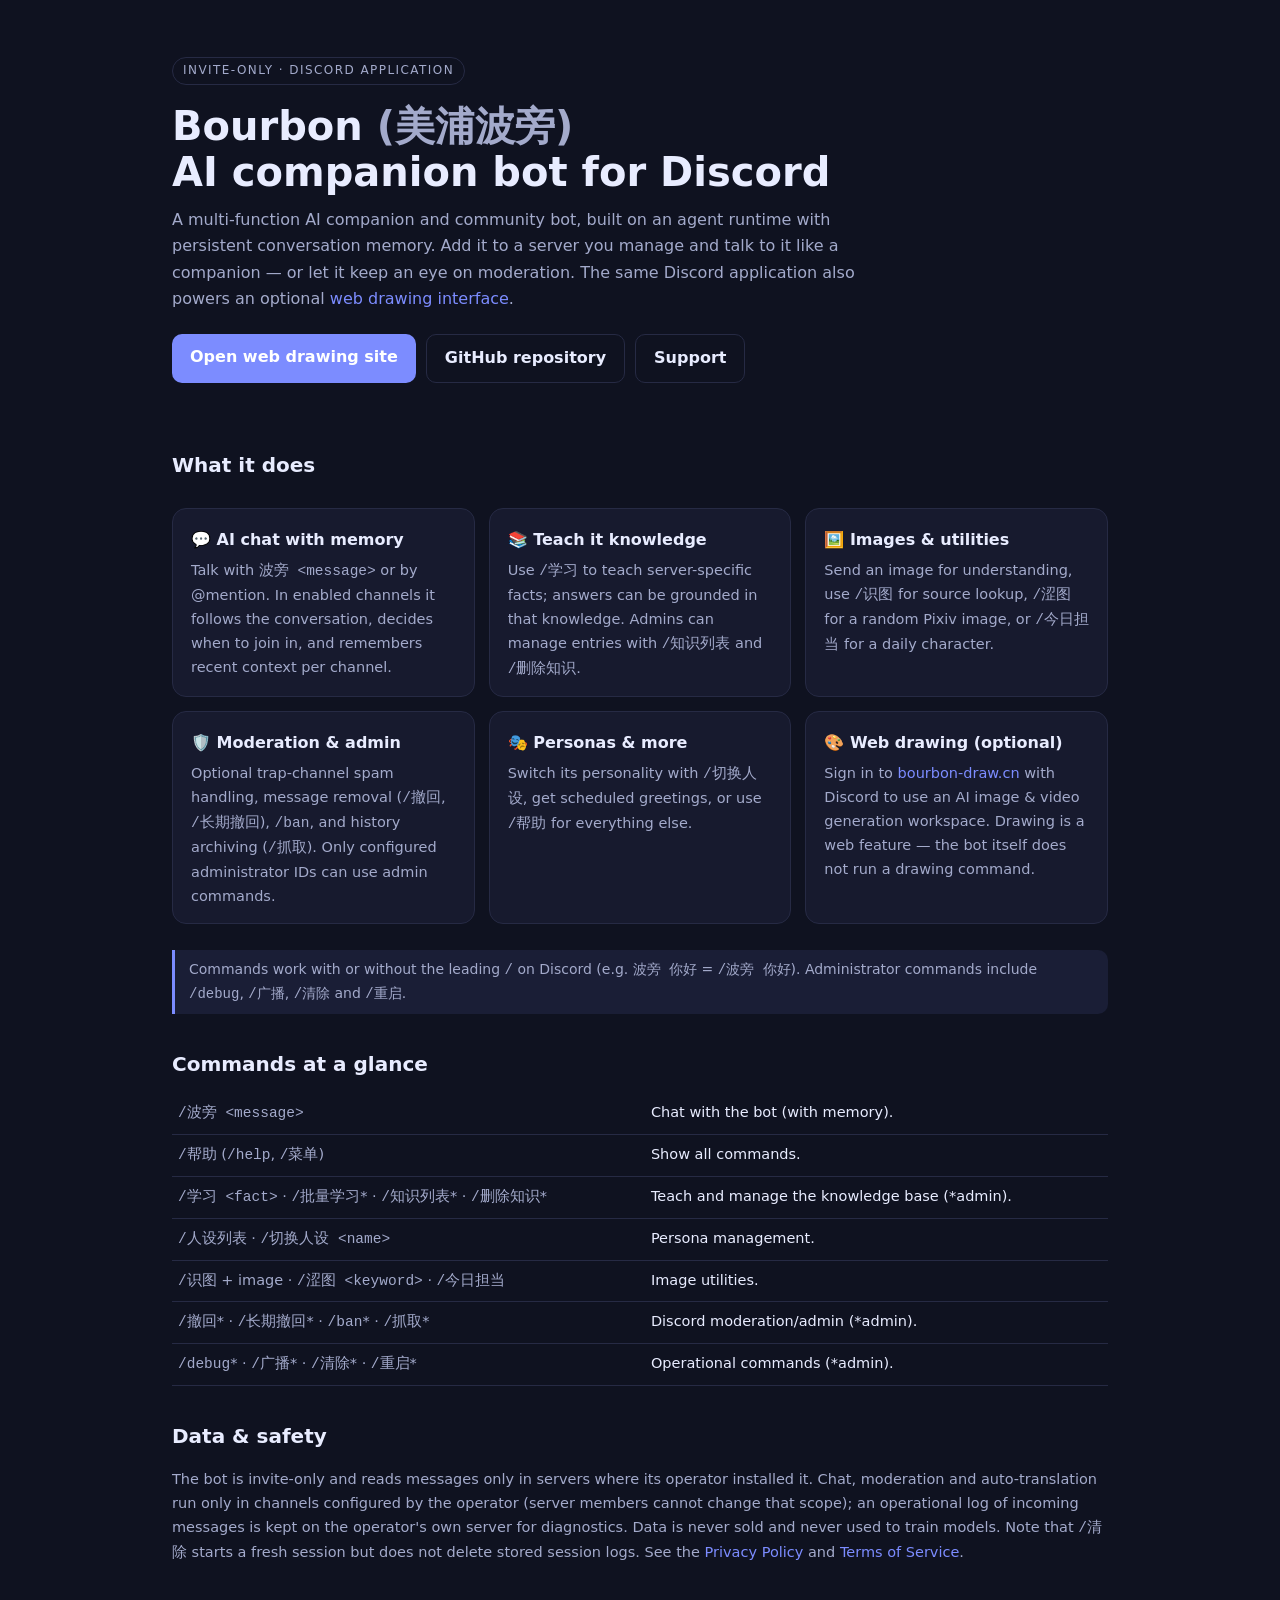
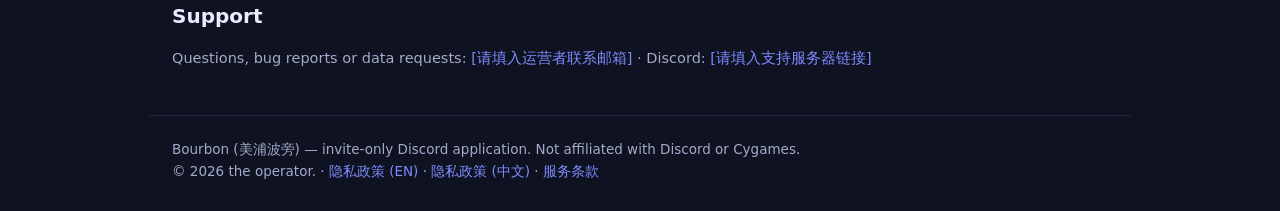
<file: docs/index.html>
<!doctype html>
<html lang="en">
<head>
<meta charset="utf-8">
<meta name="viewport" content="width=device-width, initial-scale=1">
<title>Bourbon (美浦波旁) — Discord AI Companion Bot</title>
<meta name="description" content="Bourbon (美浦波旁) is an invite-only AI companion bot for Discord: chat with memory, server-taught knowledge, image understanding, and practical moderation/admin tools. Optional AI drawing at bourbon-draw.cn.">
<style>
  :root{
    --bg:#0f1220; --card:#171a2e; --ink:#e8ecff; --dim:#a3aacb; --accent:#7c8cff; --line:#262a44;
  }
  *{box-sizing:border-box}
  body{margin:0;background:var(--bg);color:var(--ink);
    font:16px/1.65 system-ui,-apple-system,"Segoe UI","Noto Sans SC",sans-serif}
  a{color:var(--accent);text-decoration:none}
  a:hover{text-decoration:underline}
  header,main,footer{max-width:980px;margin:0 auto;padding:0 22px}
  header{padding-top:56px;padding-bottom:24px}
  .badge{display:inline-block;font-size:12px;letter-spacing:.12em;text-transform:uppercase;
    color:var(--dim);border:1px solid var(--line);border-radius:999px;padding:3px 10px;margin-bottom:18px}
  h1{font-size:clamp(26px,4.6vw,40px);line-height:1.15;margin:0 0 12px}
  .sub{color:var(--dim);max-width:720px;margin:0 0 22px}
  .cta{display:flex;gap:10px;flex-wrap:wrap;margin-bottom:8px}
  .btn{display:inline-block;padding:10px 18px;border-radius:10px;background:var(--accent);color:#fff;font-weight:600}
  .btn.ghost{background:transparent;border:1px solid var(--line);color:var(--ink)}
  .grid{display:grid;grid-template-columns:repeat(auto-fit,minmax(260px,1fr));gap:14px;margin:26px 0}
  .card{background:var(--card);border:1px solid var(--line);border-radius:14px;padding:18px 18px 14px}
  .card h3{margin:0 0 6px;font-size:16px}
  .card p{margin:0;color:var(--dim);font-size:14.5px}
  section{margin:34px 0}
  h2{font-size:20px;margin:0 0 12px}
  table{width:100%;border-collapse:collapse;font-size:14.5px}
  td{border-bottom:1px solid var(--line);padding:8px 6px;vertical-align:top}
  td:first-child{white-space:nowrap;color:var(--dim)}
  details{border:1px solid var(--line);border-radius:12px;background:var(--card);padding:14px 16px;margin:10px 0}
  summary{cursor:pointer;font-weight:600}
  footer{color:var(--dim);font-size:13.5px;border-top:1px solid var(--line);margin-top:44px;padding:22px 22px 46px}
  .notice{border-left:3px solid var(--accent);padding:8px 14px;background:#1a1e36;border-radius:0 10px 10px 0;color:var(--dim);font-size:14px;margin:16px 0}
</style>
</head>
<body>
<header>
  <span class="badge">Invite-only · Discord Application</span>
  <h1>Bourbon <span style="color:var(--dim)">(美浦波旁)</span><br>AI companion bot for Discord</h1>
  <p class="sub">
    A multi-function AI companion and community bot, built on an agent runtime with persistent
    conversation memory. Add it to a server you manage and talk to it like a companion — or let
    it keep an eye on moderation. The same Discord application also powers an optional
    <a href="https://bourbon-draw.cn/">web drawing interface</a>.
  </p>
  <div class="cta">
    <a class="btn" href="https://bourbon-draw.cn/">Open web drawing site</a>
    <a class="btn ghost" href="https://github.com/ETO-J/UMA-bot-discord">GitHub repository</a>
    <a class="btn ghost" href="#support">Support</a>
  </div>
</header>

<main>
  <section>
    <h2>What it does</h2>
    <div class="grid">
      <div class="card">
        <h3>💬 AI chat with memory</h3>
        <p>Talk with <code>波旁 &lt;message&gt;</code> or by @mention. In enabled channels it follows
        the conversation, decides when to join in, and remembers recent context per channel.</p>
      </div>
      <div class="card">
        <h3>📚 Teach it knowledge</h3>
        <p>Use <code>/学习</code> to teach server-specific facts; answers can be grounded in that
        knowledge. Admins can manage entries with <code>/知识列表</code> and <code>/删除知识</code>.</p>
      </div>
      <div class="card">
        <h3>🖼️ Images &amp; utilities</h3>
        <p>Send an image for understanding, use <code>/识图</code> for source lookup, <code>/涩图</code>
        for a random Pixiv image, or <code>/今日担当</code> for a daily character.</p>
      </div>
      <div class="card">
        <h3>🛡️ Moderation &amp; admin</h3>
        <p>Optional trap-channel spam handling, message removal (<code>/撤回</code>,
        <code>/长期撤回</code>), <code>/ban</code>, and history archiving (<code>/抓取</code>).
        Only configured administrator IDs can use admin commands.</p>
      </div>
      <div class="card">
        <h3>🎭 Personas &amp; more</h3>
        <p>Switch its personality with <code>/切换人设</code>, get scheduled greetings, or use
        <code>/帮助</code> for everything else.</p>
      </div>
      <div class="card">
        <h3>🎨 Web drawing (optional)</h3>
        <p>Sign in to <a href="https://bourbon-draw.cn/">bourbon-draw.cn</a> with Discord to use an
        AI image &amp; video generation workspace. Drawing is a web feature — the bot itself does not
        run a drawing command.</p>
      </div>
    </div>
    <div class="notice">
      Commands work with or without the leading <code>/</code> on Discord (e.g.
      <code>波旁 你好</code> = <code>/波旁 你好</code>). Administrator commands include
      <code>/debug</code>, <code>/广播</code>, <code>/清除</code> and <code>/重启</code>.
    </div>
  </section>

  <section>
    <h2>Commands at a glance</h2>
    <table>
      <tr><td><code>/波旁 &lt;message&gt;</code></td><td>Chat with the bot (with memory).</td></tr>
      <tr><td><code>/帮助</code> (<code>/help</code>, <code>/菜单</code>)</td><td>Show all commands.</td></tr>
      <tr><td><code>/学习 &lt;fact&gt;</code> · <code>/批量学习</code>* · <code>/知识列表</code>* · <code>/删除知识</code>*</td><td>Teach and manage the knowledge base (*admin).</td></tr>
      <tr><td><code>/人设列表</code> · <code>/切换人设 &lt;name&gt;</code></td><td>Persona management.</td></tr>
      <tr><td><code>/识图</code> + image · <code>/涩图 &lt;keyword&gt;</code> · <code>/今日担当</code></td><td>Image utilities.</td></tr>
      <tr><td><code>/撤回</code>* · <code>/长期撤回</code>* · <code>/ban</code>* · <code>/抓取</code>*</td><td>Discord moderation/admin (*admin).</td></tr>
      <tr><td><code>/debug</code>* · <code>/广播</code>* · <code>/清除</code>* · <code>/重启</code>*</td><td>Operational commands (*admin).</td></tr>
    </table>
  </section>

  <section>
    <h2>Data &amp; safety</h2>
    <p style="color:var(--dim);font-size:14.5px">
      The bot is invite-only and reads messages only in servers where its operator installed it.
      Chat, moderation and auto-translation run only in channels configured by the operator
      (server members cannot change that scope); an operational log of incoming messages is kept
      on the operator's own server for diagnostics. Data is never sold and never used to train
      models. Note that <code>/清除</code> starts a fresh session but does not delete stored
      session logs. See the <a href="privacy.html">Privacy Policy</a> and
      <a href="terms.html">Terms of Service</a>.
    </p>
  </section>

  <section id="support">
    <h2>Support</h2>
    <p style="color:var(--dim);font-size:14.5px">
      Questions, bug reports or data requests:
      <a href="mailto:[请填入运营者联系邮箱]">[请填入运营者联系邮箱]</a>
      · Discord: <a href="[请填入支持服务器链接]">[请填入支持服务器链接]</a>
    </p>
  </section>
</main>

<footer>
  Bourbon (美浦波旁) — invite-only Discord application. Not affiliated with Discord or Cygames.
  <br>© 2026 the operator. · <a href="privacy.html">隐私政策 (EN)</a> ·
  <a href="privacy_zh.html">隐私政策 (中文)</a> ·
  <a href="terms.html">服务条款</a>
</footer>
</body>
</html>
</file>
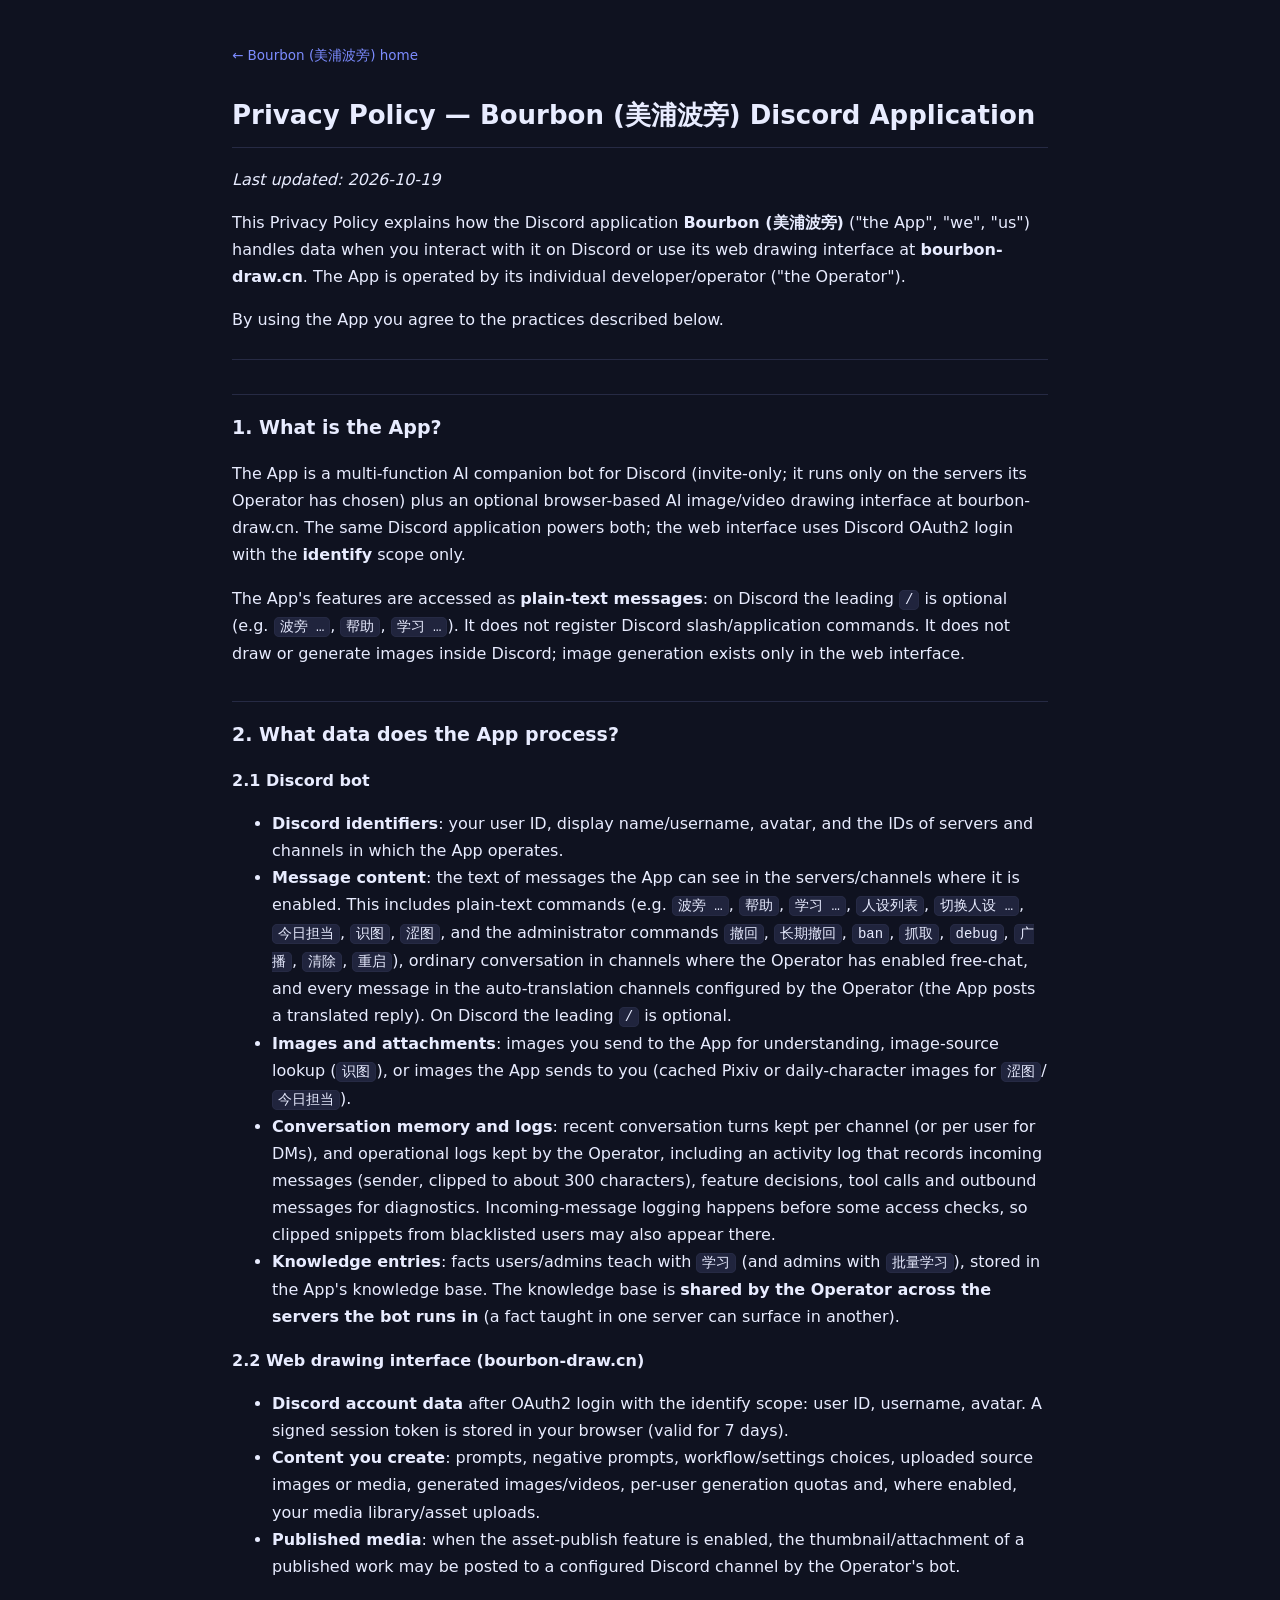
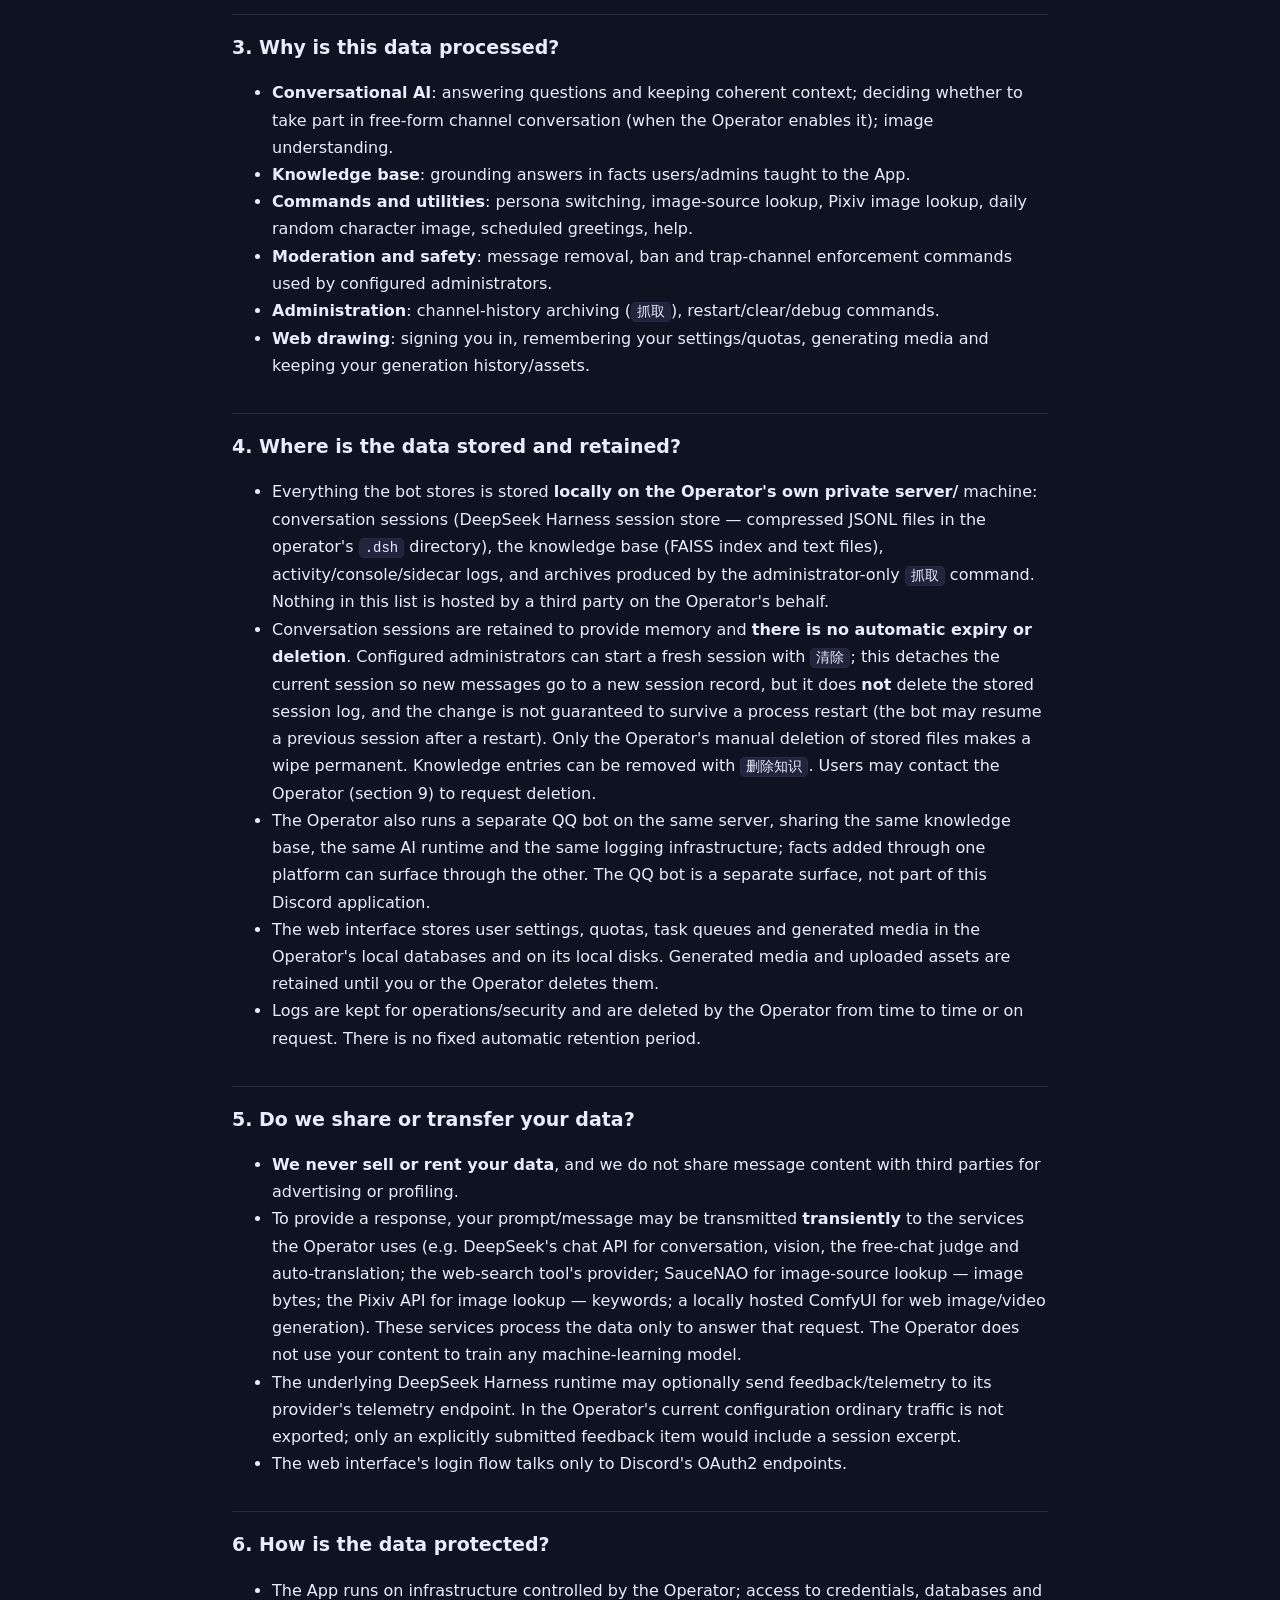
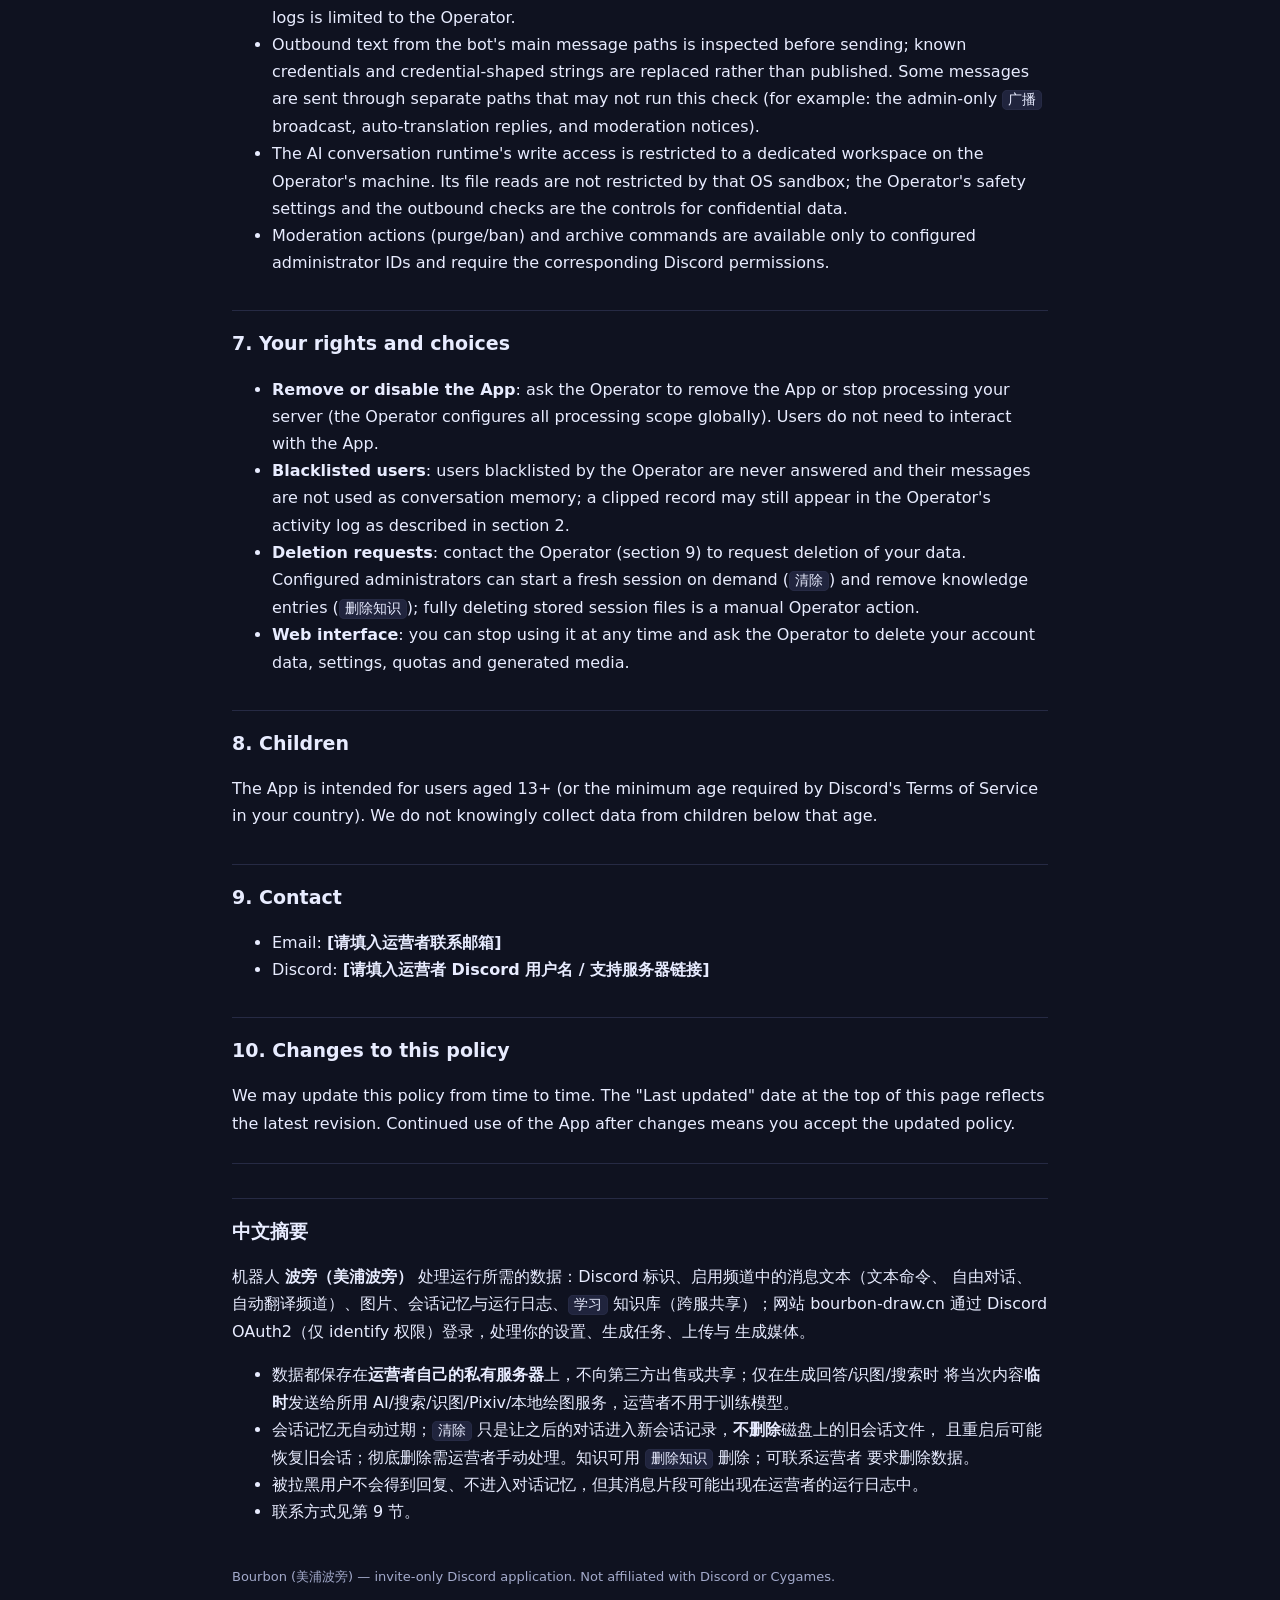
<file: docs/privacy.html>
<!doctype html>
<html lang="en">
<head>
<meta charset="utf-8">
<meta name="viewport" content="width=device-width, initial-scale=1">
<title>Privacy Policy — Bourbon (美浦波旁)</title>
<style>
:root{--bg:#0f1220;--card:#171a2e;--ink:#e8ecff;--dim:#a3aacb;--accent:#7c8cff;--line:#262a44}
*{box-sizing:border-box}
body{margin:0;background:var(--bg);color:var(--ink);font:16px/1.7 system-ui,-apple-system,"Segoe UI","Noto Sans SC",sans-serif}
main{max-width:860px;margin:0 auto;padding:44px 22px 70px}
a{color:var(--accent);text-decoration:none}
a:hover{text-decoration:underline}
.crumb{font-size:13.5px;color:var(--dim);margin-bottom:26px}
h1{font-size:26px;border-bottom:1px solid var(--line);padding-bottom:10px;margin-top:0}
h2{font-size:19px;margin-top:34px;padding-top:16px;border-top:1px solid var(--line)}
h3{font-size:16.5px}
code{background:#20243d;border:1px solid var(--line);border-radius:5px;padding:1px 5px;font-size:14px}
pre{background:#20243d;border:1px solid var(--line);border-radius:10px;padding:12px;overflow:auto}
pre code{background:none;border:0;padding:0}
table{width:100%;border-collapse:collapse;font-size:14.5px;margin:14px 0}
td,th{border:1px solid var(--line);padding:7px 9px;vertical-align:top}
th{background:#1c2038}
hr{border:0;border-top:1px solid var(--line);margin:26px 0}
blockquote{border-left:3px solid var(--accent);margin:14px 0;padding:6px 14px;background:#1a1e36;border-radius:0 10px 10px 0;color:var(--dim)}
footer{margin-top:40px;color:var(--dim);font-size:13px}
</style>
</head>
<body>
<main>
<div class="crumb"><a href="index.html">&larr; Bourbon (美浦波旁) home</a></div>
<h1>Privacy Policy — Bourbon (美浦波旁) Discord Application</h1>
<p><em>Last updated: 2026-10-19</em></p>
<p>This Privacy Policy explains how the Discord application <strong>Bourbon (美浦波旁)</strong> (&quot;the App&quot;,
&quot;we&quot;, &quot;us&quot;) handles data when you interact with it on Discord or use its web drawing
interface at <strong>bourbon-draw.cn</strong>. The App is operated by its individual developer/operator
(&quot;the Operator&quot;).</p>
<p>By using the App you agree to the practices described below.</p>
<hr>
<h2>1. What is the App?</h2>
<p>The App is a multi-function AI companion bot for Discord (invite-only; it runs only on the
servers its Operator has chosen) plus an optional browser-based AI image/video drawing
interface at bourbon-draw.cn. The same Discord application powers both; the web interface
uses Discord OAuth2 login with the <strong>identify</strong> scope only.</p>
<p>The App's features are accessed as <strong>plain-text messages</strong>: on Discord the leading <code>/</code> is
optional (e.g. <code>波旁 …</code>, <code>帮助</code>, <code>学习 …</code>). It does not register Discord slash/application
commands. It does not draw or generate images inside Discord; image generation exists only in
the web interface.</p>
<h2>2. What data does the App process?</h2>
<p><strong>2.1 Discord bot</strong></p>
<ul>
<li><strong>Discord identifiers</strong>: your user ID, display name/username, avatar, and the IDs of
servers and channels in which the App operates.</li>
<li><strong>Message content</strong>: the text of messages the App can see in the servers/channels where it
is enabled. This includes plain-text commands (e.g. <code>波旁 …</code>, <code>帮助</code>, <code>学习 …</code>,
<code>人设列表</code>, <code>切换人设 …</code>, <code>今日担当</code>, <code>识图</code>, <code>涩图</code>, and the administrator commands
<code>撤回</code>, <code>长期撤回</code>, <code>ban</code>, <code>抓取</code>, <code>debug</code>, <code>广播</code>, <code>清除</code>, <code>重启</code>), ordinary
conversation in channels where the Operator has enabled free-chat, and every message in the
auto-translation channels configured by the Operator (the App posts a translated reply).
On Discord the leading <code>/</code> is optional.</li>
<li><strong>Images and attachments</strong>: images you send to the App for understanding, image-source
lookup (<code>识图</code>), or images the App sends to you (cached Pixiv or daily-character images for
<code>涩图</code>/<code>今日担当</code>).</li>
<li><strong>Conversation memory and logs</strong>: recent conversation turns kept per channel (or per user
for DMs), and operational logs kept by the Operator, including an activity log that records
incoming messages (sender, clipped to about 300 characters), feature decisions, tool calls
and outbound messages for diagnostics. Incoming-message logging happens before some access
checks, so clipped snippets from blacklisted users may also appear there.</li>
<li><strong>Knowledge entries</strong>: facts users/admins teach with <code>学习</code> (and admins with <code>批量学习</code>),
stored in the App's knowledge base. The knowledge base is <strong>shared by the Operator across
the servers the bot runs in</strong> (a fact taught in one server can surface in another).</li>
</ul>
<p><strong>2.2 Web drawing interface (bourbon-draw.cn)</strong></p>
<ul>
<li><strong>Discord account data</strong> after OAuth2 login with the identify scope: user ID, username,
avatar. A signed session token is stored in your browser (valid for 7 days).</li>
<li><strong>Content you create</strong>: prompts, negative prompts, workflow/settings choices, uploaded
source images or media, generated images/videos, per-user generation quotas and, where
enabled, your media library/asset uploads.</li>
<li><strong>Published media</strong>: when the asset-publish feature is enabled, the thumbnail/attachment
of a published work may be posted to a configured Discord channel by the Operator's bot.</li>
</ul>
<h2>3. Why is this data processed?</h2>
<ul>
<li><strong>Conversational AI</strong>: answering questions and keeping coherent context; deciding whether
to take part in free-form channel conversation (when the Operator enables it); image
understanding.</li>
<li><strong>Knowledge base</strong>: grounding answers in facts users/admins taught to the App.</li>
<li><strong>Commands and utilities</strong>: persona switching, image-source lookup, Pixiv image lookup,
daily random character image, scheduled greetings, help.</li>
<li><strong>Moderation and safety</strong>: message removal, ban and trap-channel enforcement commands used
by configured administrators.</li>
<li><strong>Administration</strong>: channel-history archiving (<code>抓取</code>), restart/clear/debug commands.</li>
<li><strong>Web drawing</strong>: signing you in, remembering your settings/quotas, generating media and
keeping your generation history/assets.</li>
</ul>
<h2>4. Where is the data stored and retained?</h2>
<ul>
<li>Everything the bot stores is stored <strong>locally on the Operator's own private server/</strong>
machine: conversation sessions (DeepSeek Harness session store — compressed JSONL files in
the operator's <code>.dsh</code> directory), the knowledge base (FAISS index and text files),
activity/console/sidecar logs, and archives produced by the administrator-only <code>抓取</code>
command. Nothing in this list is hosted by a third party on the Operator's behalf.</li>
<li>Conversation sessions are retained to provide memory and <strong>there is no automatic expiry or
deletion</strong>. Configured administrators can start a fresh session with <code>清除</code>; this detaches
the current session so new messages go to a new session record, but it does <strong>not</strong> delete
the stored session log, and the change is not guaranteed to survive a process restart (the
bot may resume a previous session after a restart). Only the Operator's manual deletion of
stored files makes a wipe permanent. Knowledge entries can be removed with <code>删除知识</code>. Users
may contact the Operator (section 9) to request deletion.</li>
<li>The Operator also runs a separate QQ bot on the same server, sharing the same knowledge base,
the same AI runtime and the same logging infrastructure; facts added through one platform can
surface through the other. The QQ bot is a separate surface, not part of this Discord
application.</li>
<li>The web interface stores user settings, quotas, task queues and generated media in the
Operator's local databases and on its local disks. Generated media and uploaded assets are
retained until you or the Operator deletes them.</li>
<li>Logs are kept for operations/security and are deleted by the Operator from time to time
or on request. There is no fixed automatic retention period.</li>
</ul>
<h2>5. Do we share or transfer your data?</h2>
<ul>
<li><strong>We never sell or rent your data</strong>, and we do not share message content with third
parties for advertising or profiling.</li>
<li>To provide a response, your prompt/message may be transmitted <strong>transiently</strong> to the
services the Operator uses (e.g. DeepSeek's chat API for conversation, vision, the
free-chat judge and auto-translation; the web-search tool's provider; SauceNAO for
image-source lookup — image bytes; the Pixiv API for image lookup — keywords; a locally
hosted ComfyUI for web image/video generation). These services process the data only to
answer that request. The Operator does not use your content to train any machine-learning
model.</li>
<li>The underlying DeepSeek Harness runtime may optionally send feedback/telemetry to its
provider's telemetry endpoint. In the Operator's current configuration ordinary traffic is
not exported; only an explicitly submitted feedback item would include a session excerpt.</li>
<li>The web interface's login flow talks only to Discord's OAuth2 endpoints.</li>
</ul>
<h2>6. How is the data protected?</h2>
<ul>
<li>The App runs on infrastructure controlled by the Operator; access to credentials,
databases and logs is limited to the Operator.</li>
<li>Outbound text from the bot's main message paths is inspected before sending; known
credentials and credential-shaped strings are replaced rather than published. Some
messages are sent through separate paths that may not run this check (for example: the
admin-only <code>广播</code> broadcast, auto-translation replies, and moderation notices).</li>
<li>The AI conversation runtime's write access is restricted to a dedicated workspace on the
Operator's machine. Its file reads are not restricted by that OS sandbox; the Operator's
safety settings and the outbound checks are the controls for confidential data.</li>
<li>Moderation actions (purge/ban) and archive commands are available only to configured
administrator IDs and require the corresponding Discord permissions.</li>
</ul>
<h2>7. Your rights and choices</h2>
<ul>
<li><strong>Remove or disable the App</strong>: ask the Operator to remove the App or stop processing your
server (the Operator configures all processing scope globally). Users do not need to
interact with the App.</li>
<li><strong>Blacklisted users</strong>: users blacklisted by the Operator are never answered and their
messages are not used as conversation memory; a clipped record may still appear in the
Operator's activity log as described in section 2.</li>
<li><strong>Deletion requests</strong>: contact the Operator (section 9) to request deletion of your data.
Configured administrators can start a fresh session on demand (<code>清除</code>) and remove knowledge
entries (<code>删除知识</code>); fully deleting stored session files is a manual Operator action.</li>
<li><strong>Web interface</strong>: you can stop using it at any time and ask the Operator to delete your
account data, settings, quotas and generated media.</li>
</ul>
<h2>8. Children</h2>
<p>The App is intended for users aged 13+ (or the minimum age required by Discord's Terms of
Service in your country). We do not knowingly collect data from children below that age.</p>
<h2>9. Contact</h2>
<ul>
<li>Email: <strong>[请填入运营者联系邮箱]</strong></li>
<li>Discord: <strong>[请填入运营者 Discord 用户名 / 支持服务器链接]</strong></li>
</ul>
<h2>10. Changes to this policy</h2>
<p>We may update this policy from time to time. The &quot;Last updated&quot; date at the top of this page
reflects the latest revision. Continued use of the App after changes means you accept the
updated policy.</p>
<hr>
<h2>中文摘要</h2>
<p>机器人 <strong>波旁（美浦波旁）</strong> 处理运行所需的数据：Discord 标识、启用频道中的消息文本（文本命令、
自由对话、自动翻译频道）、图片、会话记忆与运行日志、<code>学习</code> 知识库（跨服共享）；网站
bourbon-draw.cn 通过 Discord OAuth2（仅 identify 权限）登录，处理你的设置、生成任务、上传与
生成媒体。</p>
<ul>
<li>数据都保存在<strong>运营者自己的私有服务器</strong>上，不向第三方出售或共享；仅在生成回答/识图/搜索时
将当次内容<strong>临时</strong>发送给所用 AI/搜索/识图/Pixiv/本地绘图服务，运营者不用于训练模型。</li>
<li>会话记忆无自动过期；<code>清除</code> 只是让之后的对话进入新会话记录，<strong>不删除</strong>磁盘上的旧会话文件，
且重启后可能恢复旧会话；彻底删除需运营者手动处理。知识可用 <code>删除知识</code> 删除；可联系运营者
要求删除数据。</li>
<li>被拉黑用户不会得到回复、不进入对话记忆，但其消息片段可能出现在运营者的运行日志中。</li>
<li>联系方式见第 9 节。</li>
</ul>

<footer>Bourbon (美浦波旁) — invite-only Discord application. Not affiliated with Discord or Cygames.</footer>
</main>
</body>
</html>
</file>
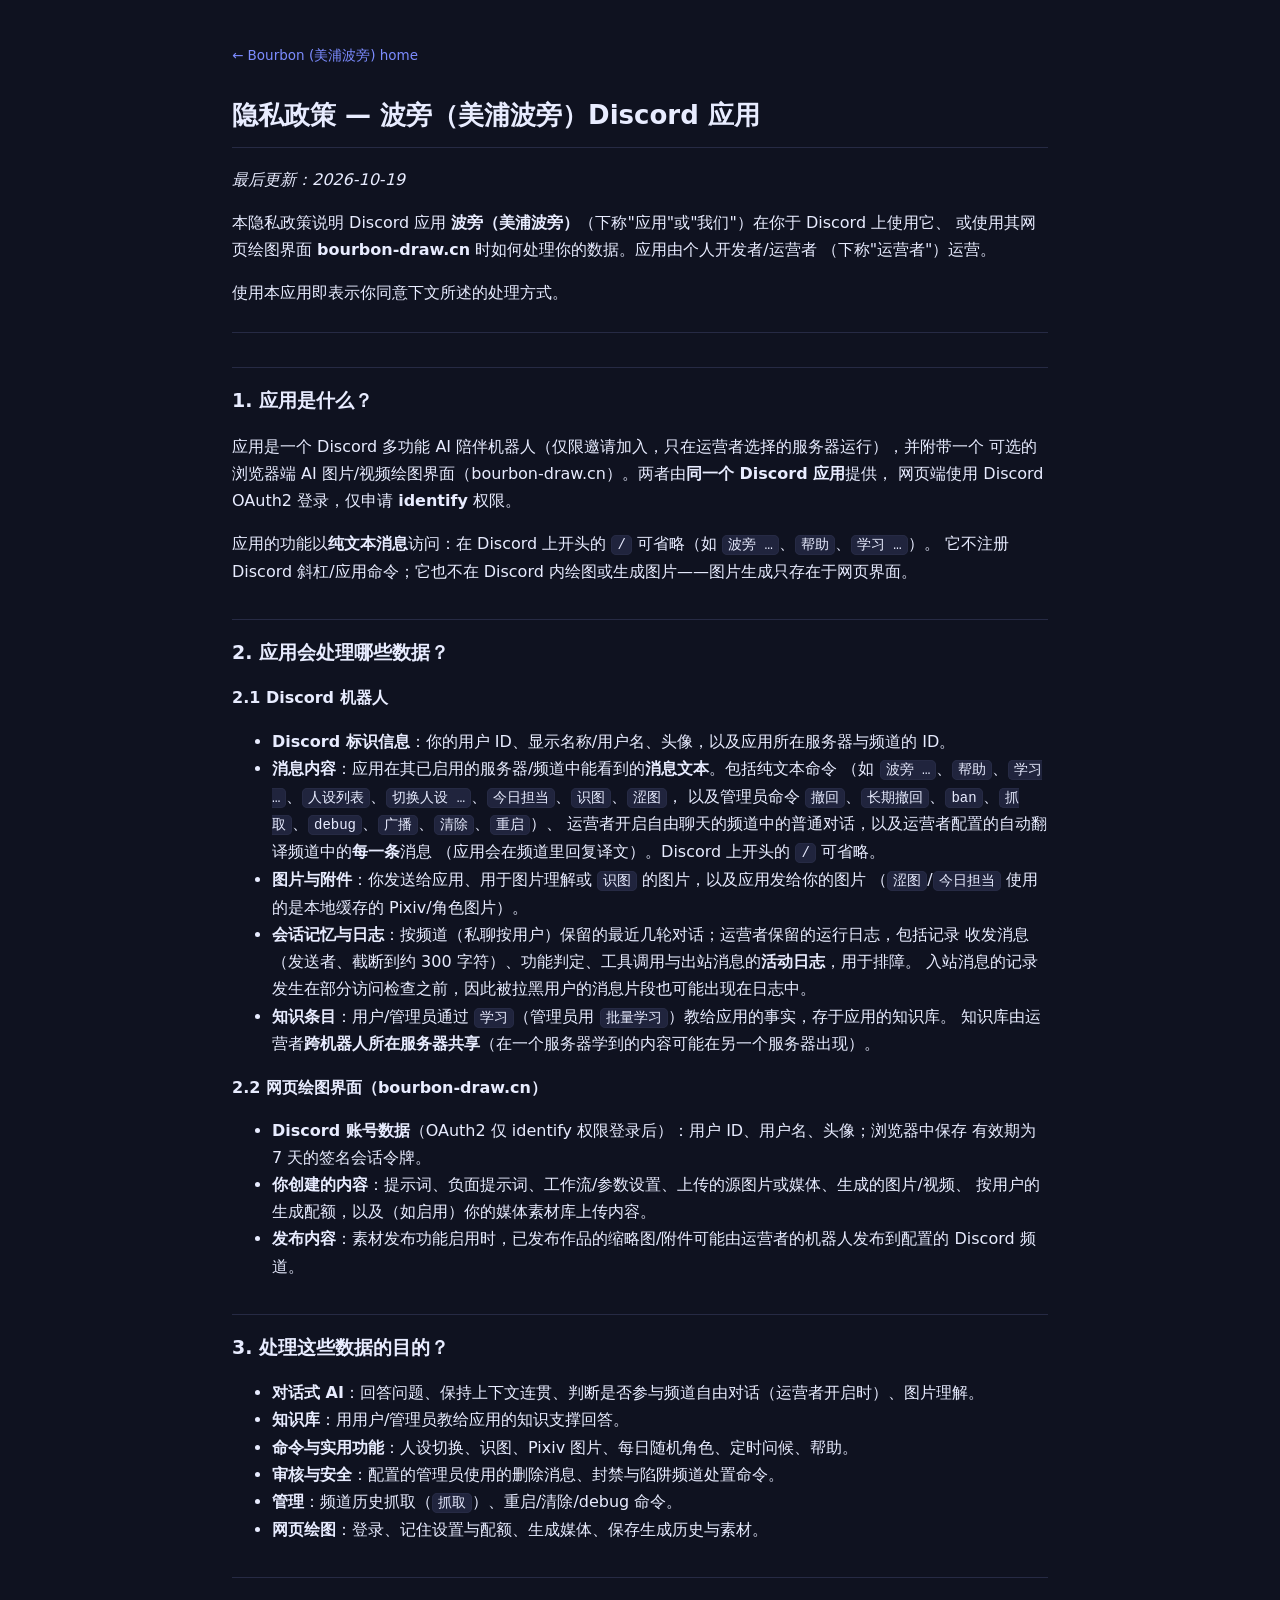
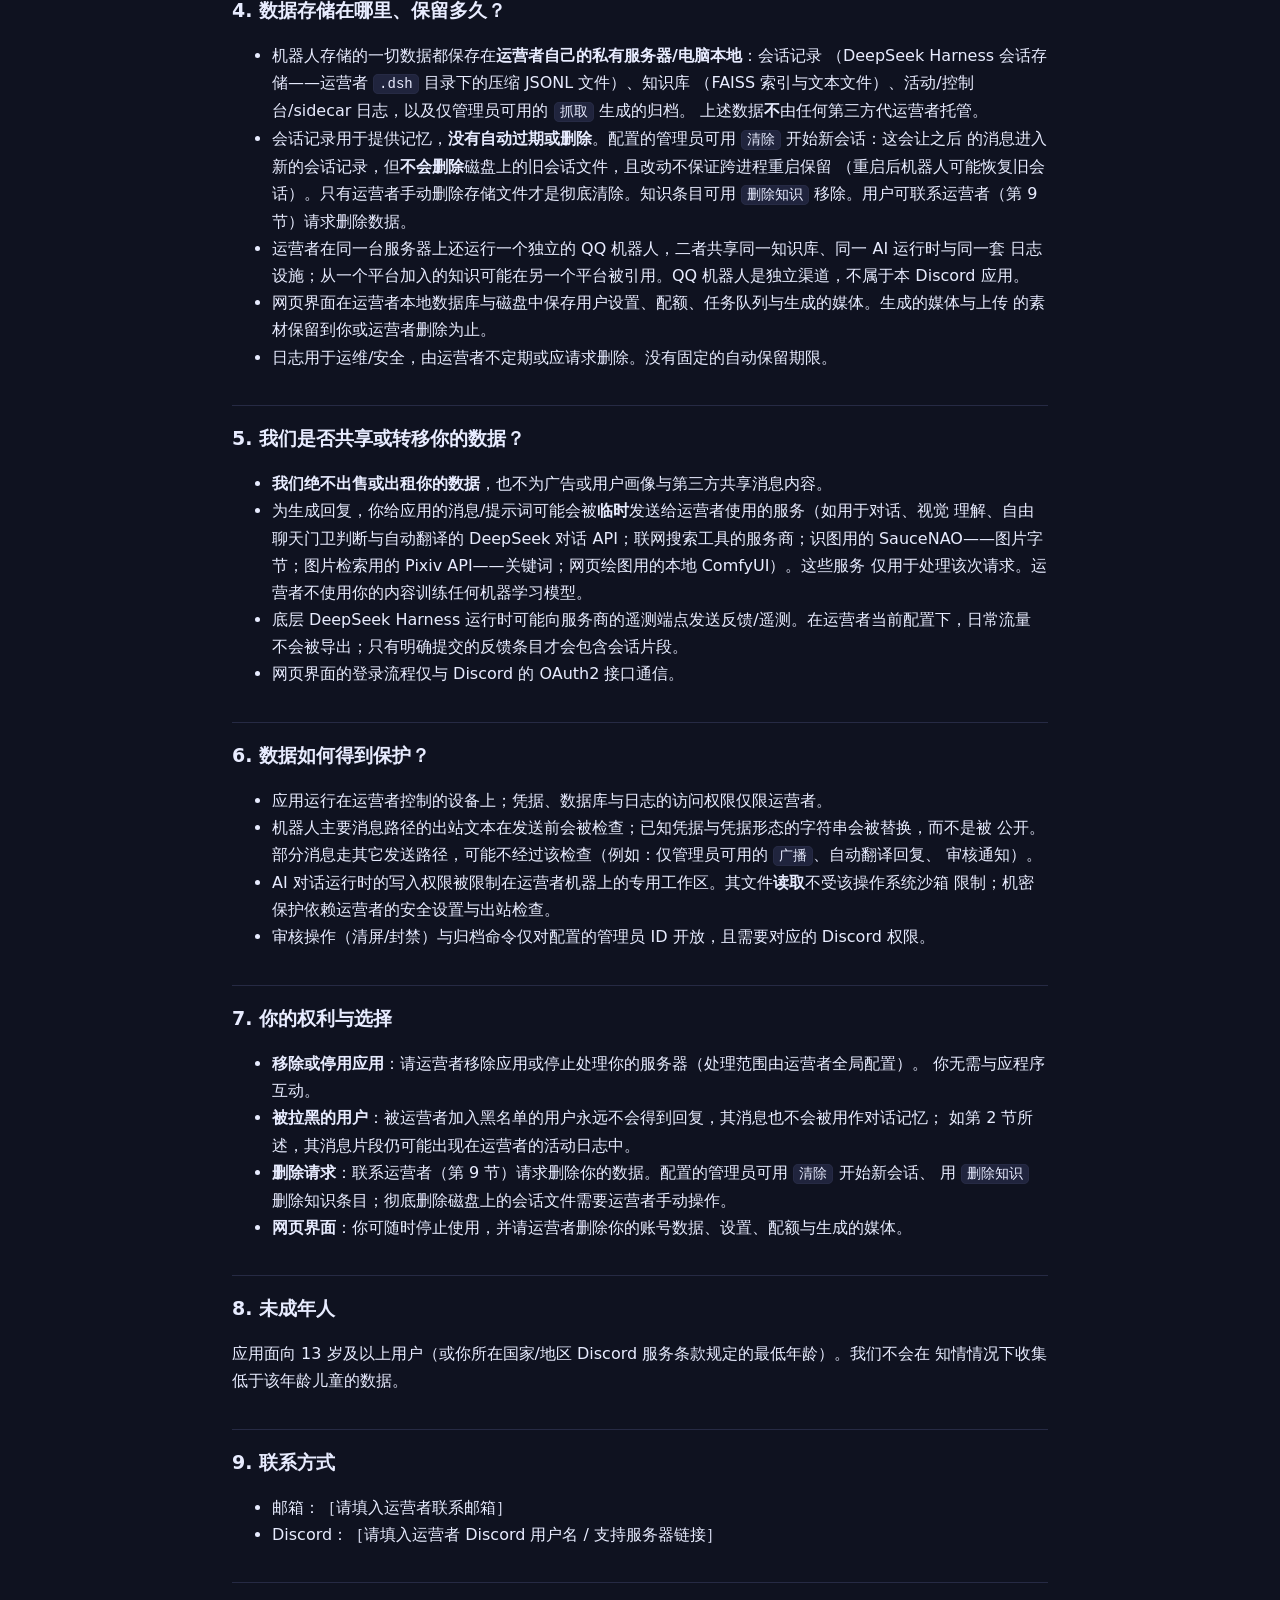
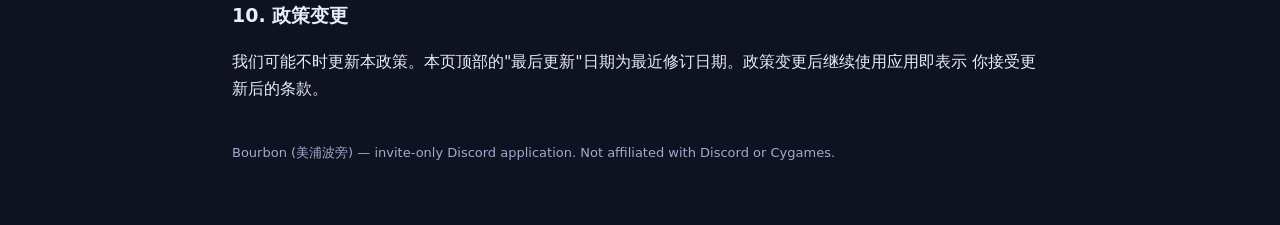
<file: docs/privacy_zh.html>
<!doctype html>
<html lang="zh">
<head>
<meta charset="utf-8">
<meta name="viewport" content="width=device-width, initial-scale=1">
<title>隐私政策 — Bourbon (美浦波旁)</title>
<style>
:root{--bg:#0f1220;--card:#171a2e;--ink:#e8ecff;--dim:#a3aacb;--accent:#7c8cff;--line:#262a44}
*{box-sizing:border-box}
body{margin:0;background:var(--bg);color:var(--ink);font:16px/1.7 system-ui,-apple-system,"Segoe UI","Noto Sans SC",sans-serif}
main{max-width:860px;margin:0 auto;padding:44px 22px 70px}
a{color:var(--accent);text-decoration:none}
a:hover{text-decoration:underline}
.crumb{font-size:13.5px;color:var(--dim);margin-bottom:26px}
h1{font-size:26px;border-bottom:1px solid var(--line);padding-bottom:10px;margin-top:0}
h2{font-size:19px;margin-top:34px;padding-top:16px;border-top:1px solid var(--line)}
h3{font-size:16.5px}
code{background:#20243d;border:1px solid var(--line);border-radius:5px;padding:1px 5px;font-size:14px}
pre{background:#20243d;border:1px solid var(--line);border-radius:10px;padding:12px;overflow:auto}
pre code{background:none;border:0;padding:0}
table{width:100%;border-collapse:collapse;font-size:14.5px;margin:14px 0}
td,th{border:1px solid var(--line);padding:7px 9px;vertical-align:top}
th{background:#1c2038}
hr{border:0;border-top:1px solid var(--line);margin:26px 0}
blockquote{border-left:3px solid var(--accent);margin:14px 0;padding:6px 14px;background:#1a1e36;border-radius:0 10px 10px 0;color:var(--dim)}
footer{margin-top:40px;color:var(--dim);font-size:13px}
</style>
</head>
<body>
<main>
<div class="crumb"><a href="index.html">&larr; Bourbon (美浦波旁) home</a></div>
<h1>隐私政策 — 波旁（美浦波旁）Discord 应用</h1>
<p><em>最后更新：2026-10-19</em></p>
<p>本隐私政策说明 Discord 应用 <strong>波旁（美浦波旁）</strong>（下称&quot;应用&quot;或&quot;我们&quot;）在你于 Discord 上使用它、
或使用其网页绘图界面 <strong>bourbon-draw.cn</strong> 时如何处理你的数据。应用由个人开发者/运营者
（下称&quot;运营者&quot;）运营。</p>
<p>使用本应用即表示你同意下文所述的处理方式。</p>
<hr>
<h2>1. 应用是什么？</h2>
<p>应用是一个 Discord 多功能 AI 陪伴机器人（仅限邀请加入，只在运营者选择的服务器运行），并附带一个
可选的浏览器端 AI 图片/视频绘图界面（bourbon-draw.cn）。两者由<strong>同一个 Discord 应用</strong>提供，
网页端使用 Discord OAuth2 登录，仅申请 <strong>identify</strong> 权限。</p>
<p>应用的功能以<strong>纯文本消息</strong>访问：在 Discord 上开头的 <code>/</code> 可省略（如 <code>波旁 …</code>、<code>帮助</code>、<code>学习 …</code>）。
它不注册 Discord 斜杠/应用命令；它也不在 Discord 内绘图或生成图片——图片生成只存在于网页界面。</p>
<h2>2. 应用会处理哪些数据？</h2>
<p><strong>2.1 Discord 机器人</strong></p>
<ul>
<li><strong>Discord 标识信息</strong>：你的用户 ID、显示名称/用户名、头像，以及应用所在服务器与频道的 ID。</li>
<li><strong>消息内容</strong>：应用在其已启用的服务器/频道中能看到的<strong>消息文本</strong>。包括纯文本命令
（如 <code>波旁 …</code>、<code>帮助</code>、<code>学习 …</code>、<code>人设列表</code>、<code>切换人设 …</code>、<code>今日担当</code>、<code>识图</code>、<code>涩图</code>，
以及管理员命令 <code>撤回</code>、<code>长期撤回</code>、<code>ban</code>、<code>抓取</code>、<code>debug</code>、<code>广播</code>、<code>清除</code>、<code>重启</code>）、
运营者开启自由聊天的频道中的普通对话，以及运营者配置的自动翻译频道中的<strong>每一条</strong>消息
（应用会在频道里回复译文）。Discord 上开头的 <code>/</code> 可省略。</li>
<li><strong>图片与附件</strong>：你发送给应用、用于图片理解或 <code>识图</code> 的图片，以及应用发给你的图片
（<code>涩图</code>/<code>今日担当</code> 使用的是本地缓存的 Pixiv/角色图片）。</li>
<li><strong>会话记忆与日志</strong>：按频道（私聊按用户）保留的最近几轮对话；运营者保留的运行日志，包括记录
收发消息（发送者、截断到约 300 字符）、功能判定、工具调用与出站消息的<strong>活动日志</strong>，用于排障。
入站消息的记录发生在部分访问检查之前，因此被拉黑用户的消息片段也可能出现在日志中。</li>
<li><strong>知识条目</strong>：用户/管理员通过 <code>学习</code>（管理员用 <code>批量学习</code>）教给应用的事实，存于应用的知识库。
知识库由运营者<strong>跨机器人所在服务器共享</strong>（在一个服务器学到的内容可能在另一个服务器出现）。</li>
</ul>
<p><strong>2.2 网页绘图界面（bourbon-draw.cn）</strong></p>
<ul>
<li><strong>Discord 账号数据</strong>（OAuth2 仅 identify 权限登录后）：用户 ID、用户名、头像；浏览器中保存
有效期为 7 天的签名会话令牌。</li>
<li><strong>你创建的内容</strong>：提示词、负面提示词、工作流/参数设置、上传的源图片或媒体、生成的图片/视频、
按用户的生成配额，以及（如启用）你的媒体素材库上传内容。</li>
<li><strong>发布内容</strong>：素材发布功能启用时，已发布作品的缩略图/附件可能由运营者的机器人发布到配置的
Discord 频道。</li>
</ul>
<h2>3. 处理这些数据的目的？</h2>
<ul>
<li><strong>对话式 AI</strong>：回答问题、保持上下文连贯、判断是否参与频道自由对话（运营者开启时）、图片理解。</li>
<li><strong>知识库</strong>：用用户/管理员教给应用的知识支撑回答。</li>
<li><strong>命令与实用功能</strong>：人设切换、识图、Pixiv 图片、每日随机角色、定时问候、帮助。</li>
<li><strong>审核与安全</strong>：配置的管理员使用的删除消息、封禁与陷阱频道处置命令。</li>
<li><strong>管理</strong>：频道历史抓取（<code>抓取</code>）、重启/清除/debug 命令。</li>
<li><strong>网页绘图</strong>：登录、记住设置与配额、生成媒体、保存生成历史与素材。</li>
</ul>
<h2>4. 数据存储在哪里、保留多久？</h2>
<ul>
<li>机器人存储的一切数据都保存在<strong>运营者自己的私有服务器/电脑本地</strong>：会话记录
（DeepSeek Harness 会话存储——运营者 <code>.dsh</code> 目录下的压缩 JSONL 文件）、知识库
（FAISS 索引与文本文件）、活动/控制台/sidecar 日志，以及仅管理员可用的 <code>抓取</code> 生成的归档。
上述数据<strong>不</strong>由任何第三方代运营者托管。</li>
<li>会话记录用于提供记忆，<strong>没有自动过期或删除</strong>。配置的管理员可用 <code>清除</code> 开始新会话：这会让之后
的消息进入新的会话记录，但<strong>不会删除</strong>磁盘上的旧会话文件，且改动不保证跨进程重启保留
（重启后机器人可能恢复旧会话）。只有运营者手动删除存储文件才是彻底清除。知识条目可用
<code>删除知识</code> 移除。用户可联系运营者（第 9 节）请求删除数据。</li>
<li>运营者在同一台服务器上还运行一个独立的 QQ 机器人，二者共享同一知识库、同一 AI 运行时与同一套
日志设施；从一个平台加入的知识可能在另一个平台被引用。QQ 机器人是独立渠道，不属于本 Discord
应用。</li>
<li>网页界面在运营者本地数据库与磁盘中保存用户设置、配额、任务队列与生成的媒体。生成的媒体与上传
的素材保留到你或运营者删除为止。</li>
<li>日志用于运维/安全，由运营者不定期或应请求删除。没有固定的自动保留期限。</li>
</ul>
<h2>5. 我们是否共享或转移你的数据？</h2>
<ul>
<li><strong>我们绝不出售或出租你的数据</strong>，也不为广告或用户画像与第三方共享消息内容。</li>
<li>为生成回复，你给应用的消息/提示词可能会被<strong>临时</strong>发送给运营者使用的服务（如用于对话、视觉
理解、自由聊天门卫判断与自动翻译的 DeepSeek 对话 API；联网搜索工具的服务商；识图用的
SauceNAO——图片字节；图片检索用的 Pixiv API——关键词；网页绘图用的本地 ComfyUI）。这些服务
仅用于处理该次请求。运营者不使用你的内容训练任何机器学习模型。</li>
<li>底层 DeepSeek Harness 运行时可能向服务商的遥测端点发送反馈/遥测。在运营者当前配置下，日常流量
不会被导出；只有明确提交的反馈条目才会包含会话片段。</li>
<li>网页界面的登录流程仅与 Discord 的 OAuth2 接口通信。</li>
</ul>
<h2>6. 数据如何得到保护？</h2>
<ul>
<li>应用运行在运营者控制的设备上；凭据、数据库与日志的访问权限仅限运营者。</li>
<li>机器人主要消息路径的出站文本在发送前会被检查；已知凭据与凭据形态的字符串会被替换，而不是被
公开。部分消息走其它发送路径，可能不经过该检查（例如：仅管理员可用的 <code>广播</code>、自动翻译回复、
审核通知）。</li>
<li>AI 对话运行时的写入权限被限制在运营者机器上的专用工作区。其文件<strong>读取</strong>不受该操作系统沙箱
限制；机密保护依赖运营者的安全设置与出站检查。</li>
<li>审核操作（清屏/封禁）与归档命令仅对配置的管理员 ID 开放，且需要对应的 Discord 权限。</li>
</ul>
<h2>7. 你的权利与选择</h2>
<ul>
<li><strong>移除或停用应用</strong>：请运营者移除应用或停止处理你的服务器（处理范围由运营者全局配置）。
你无需与应程序互动。</li>
<li><strong>被拉黑的用户</strong>：被运营者加入黑名单的用户永远不会得到回复，其消息也不会被用作对话记忆；
如第 2 节所述，其消息片段仍可能出现在运营者的活动日志中。</li>
<li><strong>删除请求</strong>：联系运营者（第 9 节）请求删除你的数据。配置的管理员可用 <code>清除</code> 开始新会话、
用 <code>删除知识</code> 删除知识条目；彻底删除磁盘上的会话文件需要运营者手动操作。</li>
<li><strong>网页界面</strong>：你可随时停止使用，并请运营者删除你的账号数据、设置、配额与生成的媒体。</li>
</ul>
<h2>8. 未成年人</h2>
<p>应用面向 13 岁及以上用户（或你所在国家/地区 Discord 服务条款规定的最低年龄）。我们不会在
知情情况下收集低于该年龄儿童的数据。</p>
<h2>9. 联系方式</h2>
<ul>
<li>邮箱：［请填入运营者联系邮箱］</li>
<li>Discord：［请填入运营者 Discord 用户名 / 支持服务器链接］</li>
</ul>
<h2>10. 政策变更</h2>
<p>我们可能不时更新本政策。本页顶部的&quot;最后更新&quot;日期为最近修订日期。政策变更后继续使用应用即表示
你接受更新后的条款。</p>

<footer>Bourbon (美浦波旁) — invite-only Discord application. Not affiliated with Discord or Cygames.</footer>
</main>
</body>
</html>
</file>
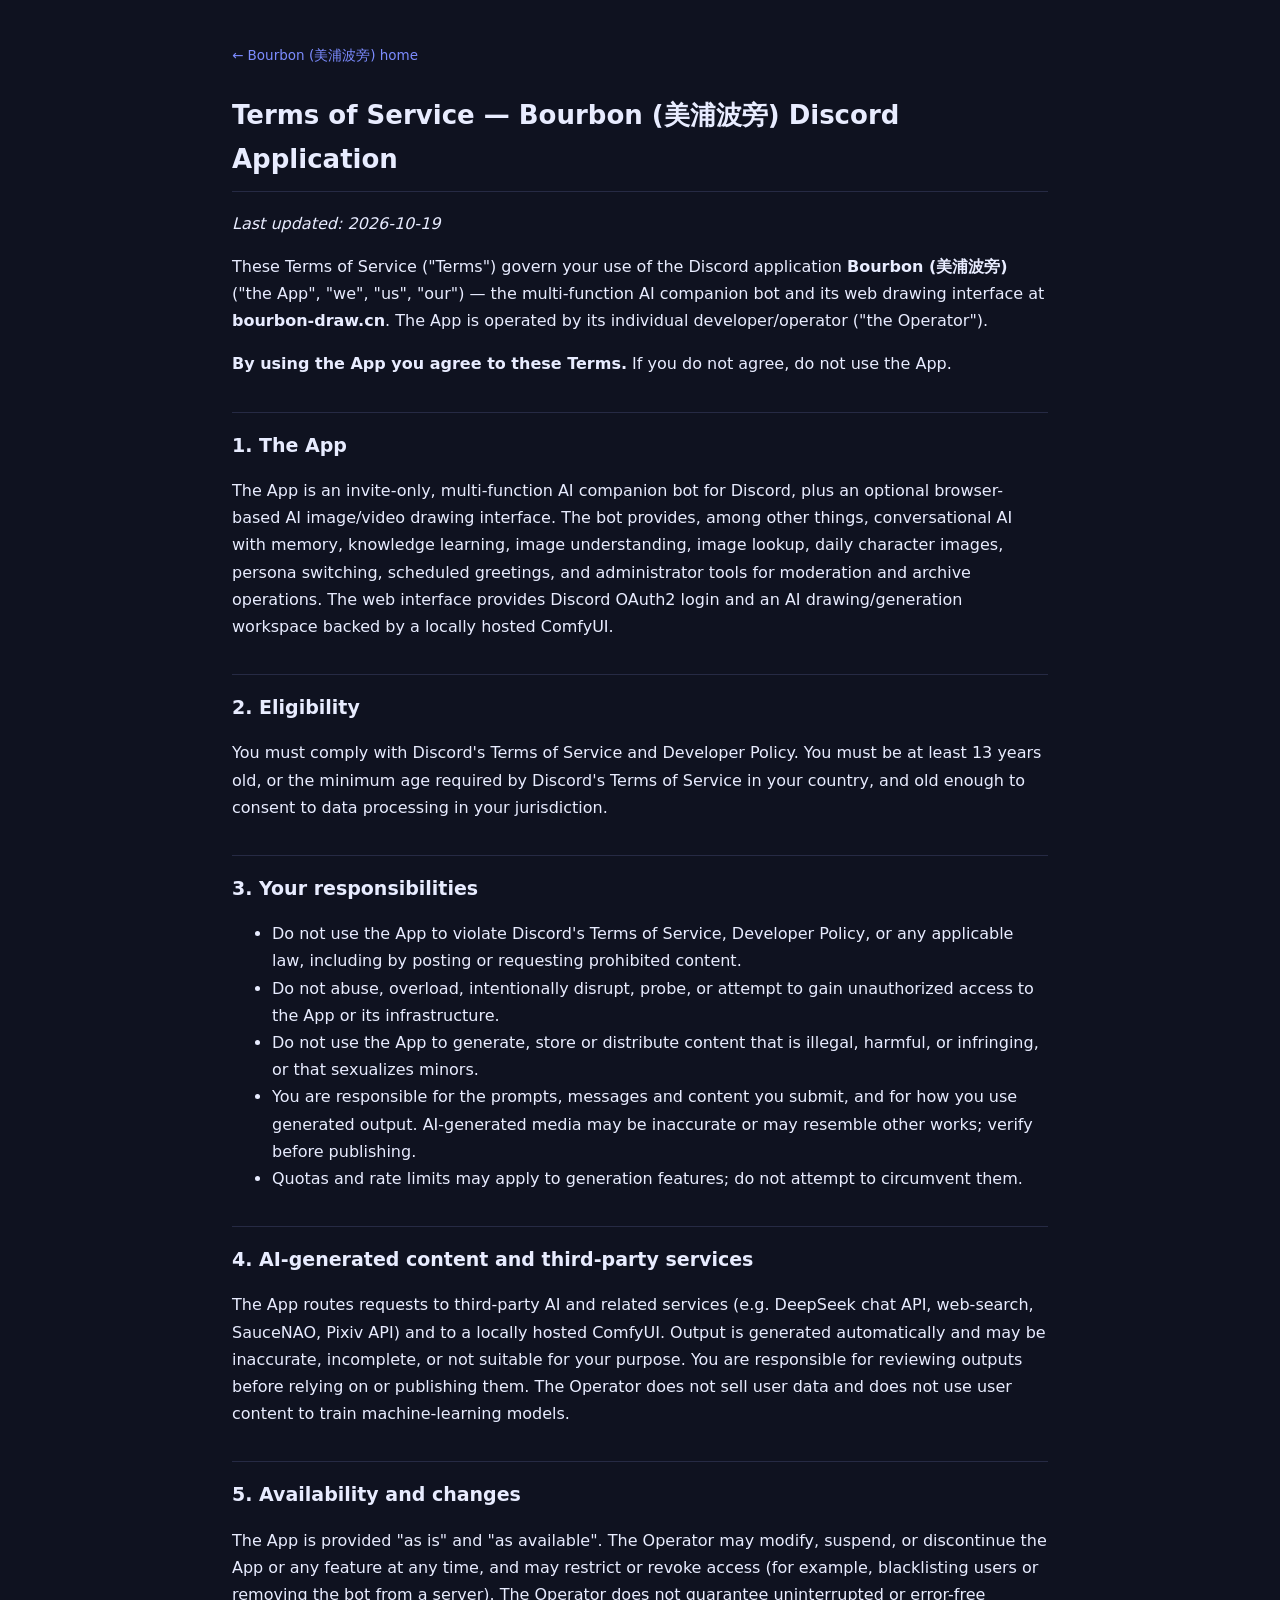
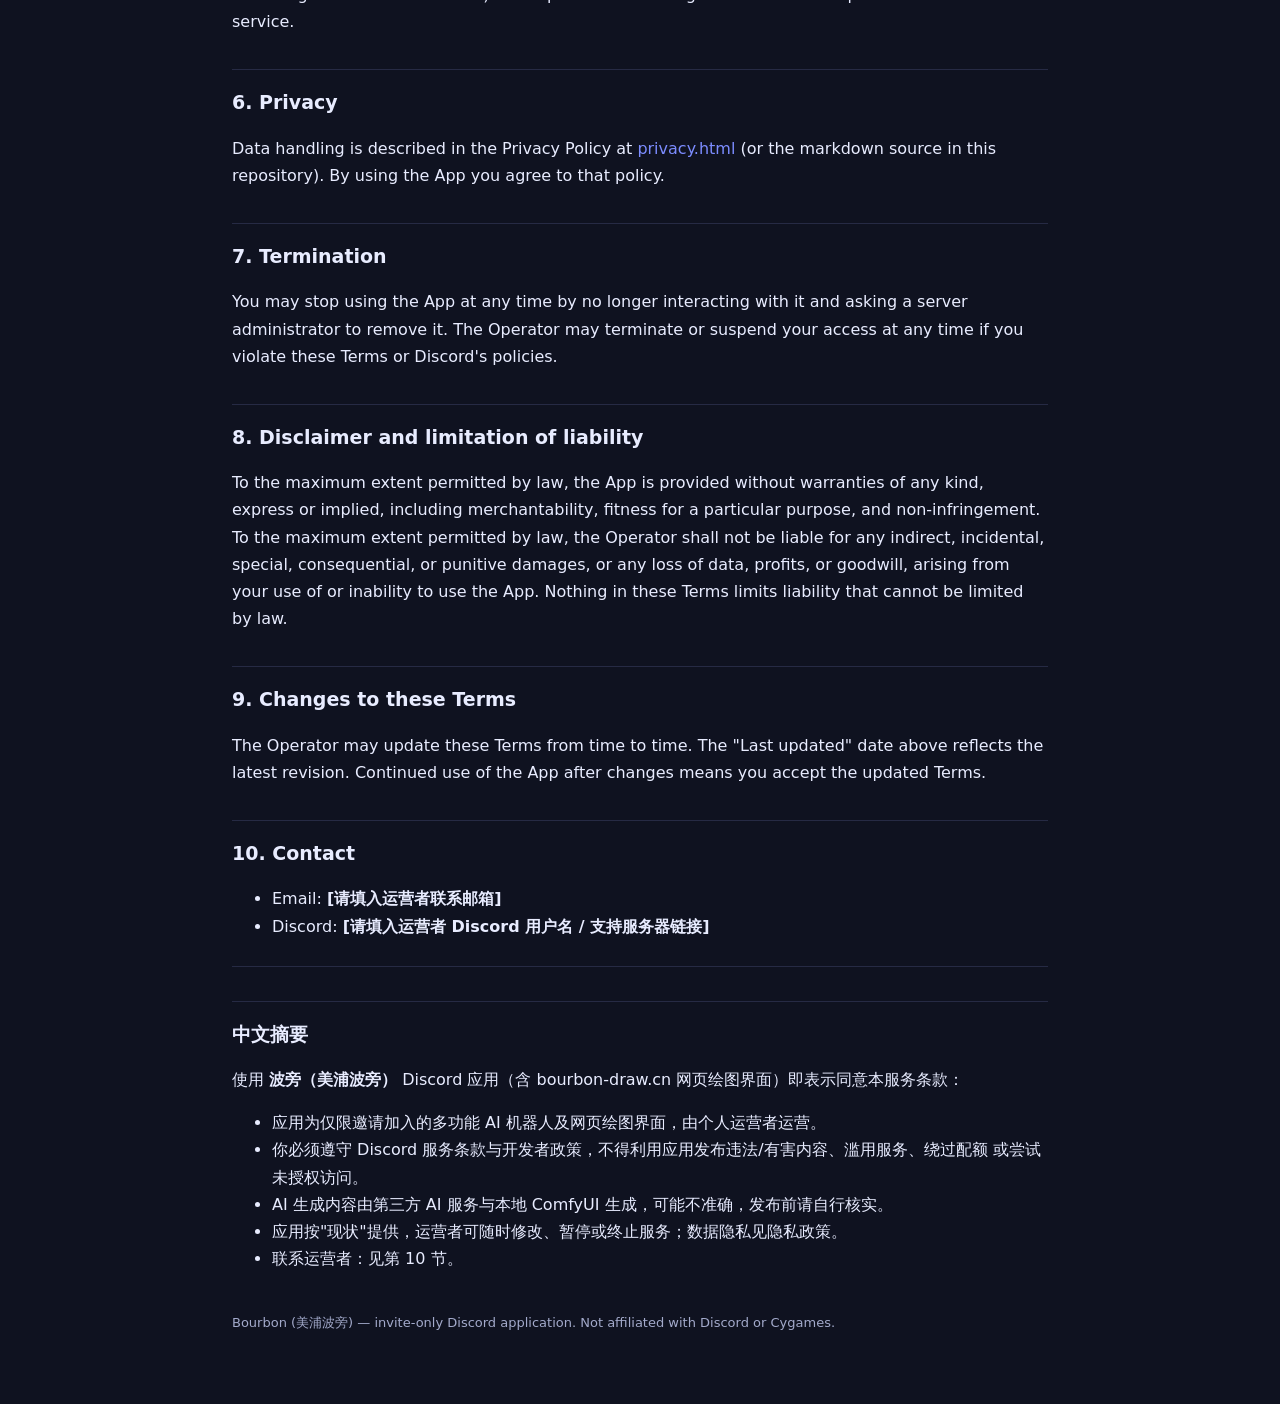
<file: docs/terms.html>
<!doctype html>
<html lang="en">
<head>
<meta charset="utf-8">
<meta name="viewport" content="width=device-width, initial-scale=1">
<title>Terms of Service — Bourbon (美浦波旁)</title>
<style>
:root{--bg:#0f1220;--card:#171a2e;--ink:#e8ecff;--dim:#a3aacb;--accent:#7c8cff;--line:#262a44}
*{box-sizing:border-box}
body{margin:0;background:var(--bg);color:var(--ink);font:16px/1.7 system-ui,-apple-system,"Segoe UI","Noto Sans SC",sans-serif}
main{max-width:860px;margin:0 auto;padding:44px 22px 70px}
a{color:var(--accent);text-decoration:none}
a:hover{text-decoration:underline}
.crumb{font-size:13.5px;color:var(--dim);margin-bottom:26px}
h1{font-size:26px;border-bottom:1px solid var(--line);padding-bottom:10px;margin-top:0}
h2{font-size:19px;margin-top:34px;padding-top:16px;border-top:1px solid var(--line)}
h3{font-size:16.5px}
code{background:#20243d;border:1px solid var(--line);border-radius:5px;padding:1px 5px;font-size:14px}
pre{background:#20243d;border:1px solid var(--line);border-radius:10px;padding:12px;overflow:auto}
pre code{background:none;border:0;padding:0}
table{width:100%;border-collapse:collapse;font-size:14.5px;margin:14px 0}
td,th{border:1px solid var(--line);padding:7px 9px;vertical-align:top}
th{background:#1c2038}
hr{border:0;border-top:1px solid var(--line);margin:26px 0}
blockquote{border-left:3px solid var(--accent);margin:14px 0;padding:6px 14px;background:#1a1e36;border-radius:0 10px 10px 0;color:var(--dim)}
footer{margin-top:40px;color:var(--dim);font-size:13px}
</style>
</head>
<body>
<main>
<div class="crumb"><a href="index.html">&larr; Bourbon (美浦波旁) home</a></div>
<h1>Terms of Service — Bourbon (美浦波旁) Discord Application</h1>
<p><em>Last updated: 2026-10-19</em></p>
<p>These Terms of Service (&quot;Terms&quot;) govern your use of the Discord application <strong>Bourbon
(美浦波旁)</strong> (&quot;the App&quot;, &quot;we&quot;, &quot;us&quot;, &quot;our&quot;) — the multi-function AI companion bot and its web
drawing interface at <strong>bourbon-draw.cn</strong>. The App is operated by its individual
developer/operator (&quot;the Operator&quot;).</p>
<p><strong>By using the App you agree to these Terms.</strong> If you do not agree, do not use the App.</p>
<h2>1. The App</h2>
<p>The App is an invite-only, multi-function AI companion bot for Discord, plus an optional
browser-based AI image/video drawing interface. The bot provides, among other things,
conversational AI with memory, knowledge learning, image understanding, image lookup, daily
character images, persona switching, scheduled greetings, and administrator tools for
moderation and archive operations. The web interface provides Discord OAuth2 login and an
AI drawing/generation workspace backed by a locally hosted ComfyUI.</p>
<h2>2. Eligibility</h2>
<p>You must comply with Discord's Terms of Service and Developer Policy. You must be at least
13 years old, or the minimum age required by Discord's Terms of Service in your country, and
old enough to consent to data processing in your jurisdiction.</p>
<h2>3. Your responsibilities</h2>
<ul>
<li>Do not use the App to violate Discord's Terms of Service, Developer Policy, or any
applicable law, including by posting or requesting prohibited content.</li>
<li>Do not abuse, overload, intentionally disrupt, probe, or attempt to gain unauthorized
access to the App or its infrastructure.</li>
<li>Do not use the App to generate, store or distribute content that is illegal, harmful, or
infringing, or that sexualizes minors.</li>
<li>You are responsible for the prompts, messages and content you submit, and for how you use
generated output. AI-generated media may be inaccurate or may resemble other works; verify
before publishing.</li>
<li>Quotas and rate limits may apply to generation features; do not attempt to circumvent them.</li>
</ul>
<h2>4. AI-generated content and third-party services</h2>
<p>The App routes requests to third-party AI and related services (e.g. DeepSeek chat API,
web-search, SauceNAO, Pixiv API) and to a locally hosted ComfyUI. Output is generated
automatically and may be inaccurate, incomplete, or not suitable for your purpose. You are
responsible for reviewing outputs before relying on or publishing them. The Operator does
not sell user data and does not use user content to train machine-learning models.</p>
<h2>5. Availability and changes</h2>
<p>The App is provided &quot;as is&quot; and &quot;as available&quot;. The Operator may modify, suspend, or
discontinue the App or any feature at any time, and may restrict or revoke access (for
example, blacklisting users or removing the bot from a server). The Operator does not
guarantee uninterrupted or error-free service.</p>
<h2>6. Privacy</h2>
<p>Data handling is described in the Privacy Policy at <a href="privacy.html">privacy.html</a>
(or the markdown source in this repository). By using the App you agree to that policy.</p>
<h2>7. Termination</h2>
<p>You may stop using the App at any time by no longer interacting with it and asking a server
administrator to remove it. The Operator may terminate or suspend your access at any time
if you violate these Terms or Discord's policies.</p>
<h2>8. Disclaimer and limitation of liability</h2>
<p>To the maximum extent permitted by law, the App is provided without warranties of any kind,
express or implied, including merchantability, fitness for a particular purpose, and
non-infringement. To the maximum extent permitted by law, the Operator shall not be liable
for any indirect, incidental, special, consequential, or punitive damages, or any loss of
data, profits, or goodwill, arising from your use of or inability to use the App. Nothing in
these Terms limits liability that cannot be limited by law.</p>
<h2>9. Changes to these Terms</h2>
<p>The Operator may update these Terms from time to time. The &quot;Last updated&quot; date above reflects
the latest revision. Continued use of the App after changes means you accept the updated
Terms.</p>
<h2>10. Contact</h2>
<ul>
<li>Email: <strong>[请填入运营者联系邮箱]</strong></li>
<li>Discord: <strong>[请填入运营者 Discord 用户名 / 支持服务器链接]</strong></li>
</ul>
<hr>
<h2>中文摘要</h2>
<p>使用 <strong>波旁（美浦波旁）</strong> Discord 应用（含 bourbon-draw.cn 网页绘图界面）即表示同意本服务条款：</p>
<ul>
<li>应用为仅限邀请加入的多功能 AI 机器人及网页绘图界面，由个人运营者运营。</li>
<li>你必须遵守 Discord 服务条款与开发者政策，不得利用应用发布违法/有害内容、滥用服务、绕过配额
或尝试未授权访问。</li>
<li>AI 生成内容由第三方 AI 服务与本地 ComfyUI 生成，可能不准确，发布前请自行核实。</li>
<li>应用按&quot;现状&quot;提供，运营者可随时修改、暂停或终止服务；数据隐私见隐私政策。</li>
<li>联系运营者：见第 10 节。</li>
</ul>

<footer>Bourbon (美浦波旁) — invite-only Discord application. Not affiliated with Discord or Cygames.</footer>
</main>
</body>
</html>
</file>
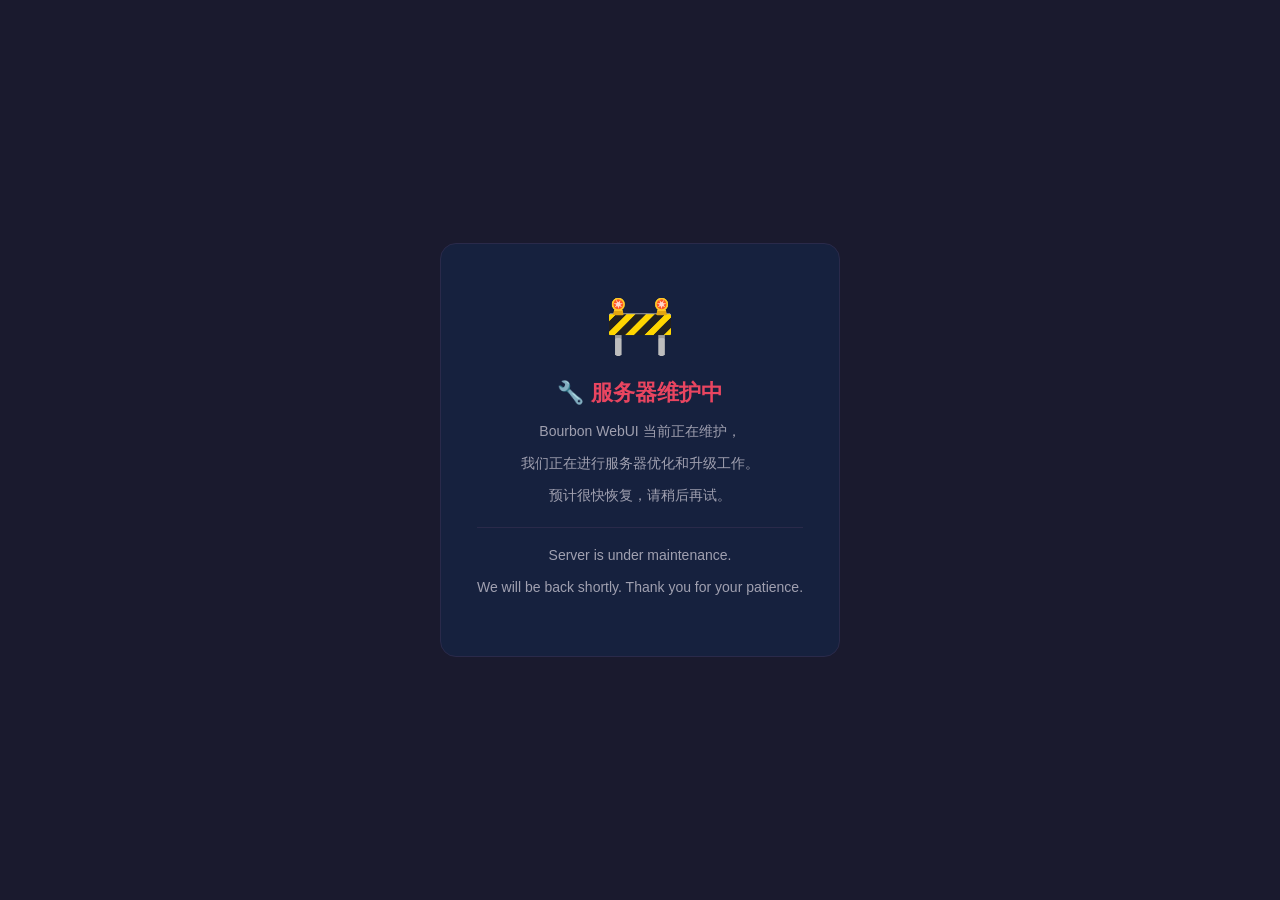
<file: webapp/static/down.html>
<!DOCTYPE html>
<html lang="zh-CN">
<head>
<meta charset="UTF-8">
<meta name="viewport" content="width=device-width, initial-scale=1.0">
<title>Bourbon WebUI - 维护中</title>
<style>
* { margin: 0; padding: 0; box-sizing: border-box; }
body {
  font-family: "Segoe UI", "Microsoft YaHei", sans-serif;
  background: #1a1a2e;
  color: #e0e0e0;
  min-height: 100vh;
  display: flex;
  align-items: center;
  justify-content: center;
}
.card {
  text-align: center;
  padding: 48px 36px;
  background: #16213e;
  border: 1px solid #2a2a4a;
  border-radius: 16px;
  max-width: 480px;
  margin: 20px;
}
.icon {
  font-size: 56px;
  margin-bottom: 20px;
}
h1 {
  font-size: 22px;
  font-weight: bold;
  color: #e94560;
  margin-bottom: 12px;
}
p {
  font-size: 14px;
  color: #a0a0b0;
  line-height: 1.7;
  margin-bottom: 8px;
}
.detail {
  font-size: 12px;
  color: #666;
  margin-top: 20px;
  padding-top: 16px;
  border-top: 1px solid #2a2a4a;
}
</style>
</head>
<body>
<div class="card">
  <div class="icon">&#x1f6a7;</div>
  <h1>&#x1f527; 服务器维护中</h1>
  <p>Bourbon WebUI 当前正在维护，</p>
  <p>我们正在进行服务器优化和升级工作。</p>
  <p>预计很快恢复，请稍后再试。</p>
  <div class="detail">
    <p>Server is under maintenance.</p>
    <p>We will be back shortly. Thank you for your patience.</p>
  </div>
</div>
</body>
</html>
</file>
